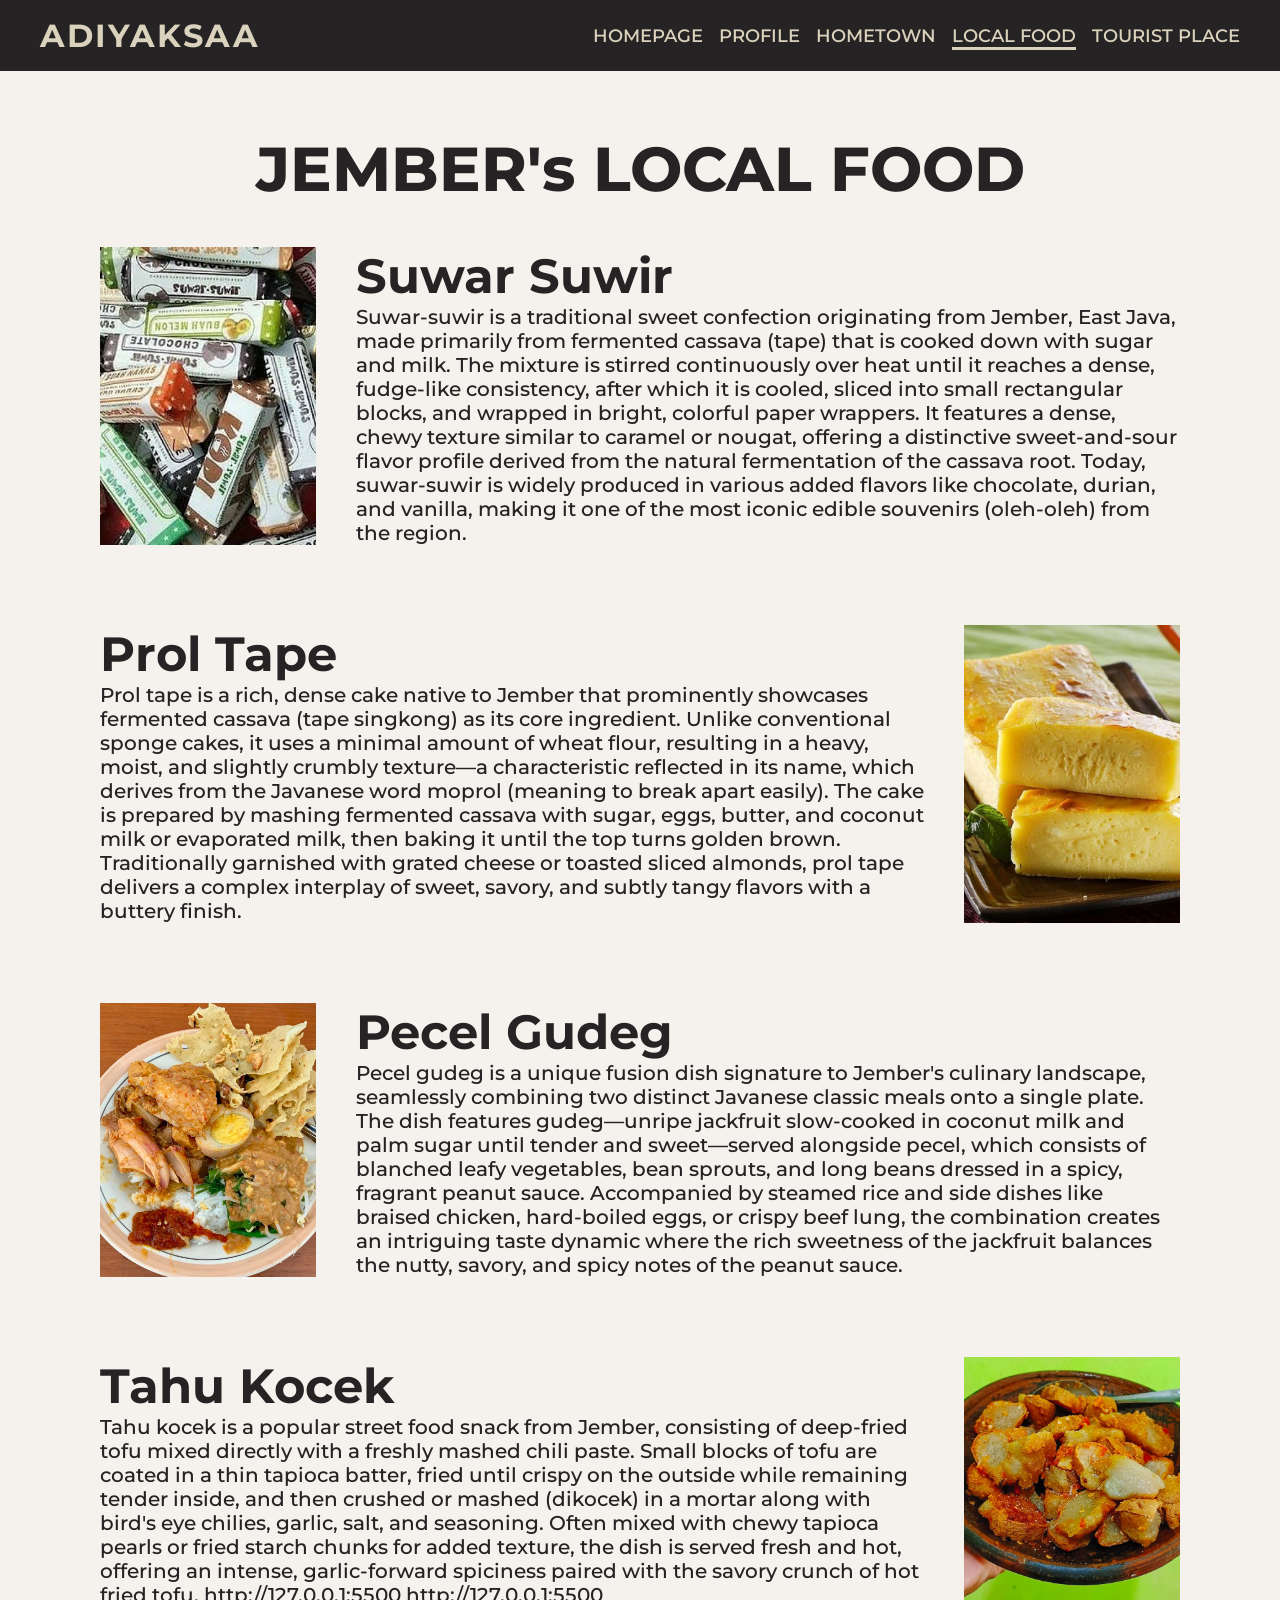
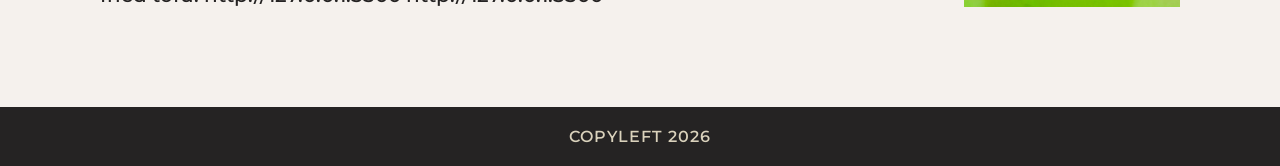
<file: food/index.html>
<!DOCTYPE html>
<html lang="en">
<head>
    <meta charset="UTF-8">
    <meta name="viewport" content="width=device-width, initial-scale=1.0">
    <link rel="stylesheet" href="/styles.css">
    <link rel="preconnect" href="https://fonts.googleapis.com">
    <link rel="preconnect" href="https://fonts.gstatic.com" crossorigin>
    <link href="https://fonts.googleapis.com/css2?family=Montserrat:ital,wght@0,100..900;1,100..900&display=swap" rel="stylesheet">
    <script src="/script.js" defer></script>
    <title>Homepage</title>
</head>
<body>
    <nav>
        <h1 class="nav-title">Adiyaksaa</h1>
        <ul class="nav-menu">
            <li><a href="/">Homepage</a></li>
            <li><a href="/profile">Profile</a></li>
            <li><a href="/hometown">Hometown</a></li>
            <li><a href="/food" class="active">Local Food</a></li>
            <li><a href="/tourist">Tourist Place</a></li>
        </ul>
    </nav>

    <section class="main-section cards">
        <h1>JEMBER's LOCAL FOOD</h1>
        <div class="card left">
            <img src="/assets/food_0.png">
            <div class="card-info">
                <h2>Suwar Suwir</h2>
                <p>Suwar-suwir is a traditional sweet confection originating from Jember, East Java, made primarily from fermented cassava (tape) that is cooked down with sugar and milk. The mixture is stirred continuously over heat until it reaches a dense, fudge-like consistency, after which it is cooled, sliced into small rectangular blocks, and wrapped in bright, colorful paper wrappers. It features a dense, chewy texture similar to caramel or nougat, offering a distinctive sweet-and-sour flavor profile derived from the natural fermentation of the cassava root. Today, suwar-suwir is widely produced in various added flavors like chocolate, durian, and vanilla, making it one of the most iconic edible souvenirs (oleh-oleh) from the region.</p>
            </div>
        </div>    
        <div class="card right">
            <img src="/assets/food_1.png">
            <div class="card-info">
                <h2>Prol Tape</h2>
                <p>Prol tape is a rich, dense cake native to Jember that prominently showcases fermented cassava (tape singkong) as its core ingredient. Unlike conventional sponge cakes, it uses a minimal amount of wheat flour, resulting in a heavy, moist, and slightly crumbly texture—a characteristic reflected in its name, which derives from the Javanese word moprol (meaning to break apart easily). The cake is prepared by mashing fermented cassava with sugar, eggs, butter, and coconut milk or evaporated milk, then baking it until the top turns golden brown. Traditionally garnished with grated cheese or toasted sliced almonds, prol tape delivers a complex interplay of sweet, savory, and subtly tangy flavors with a buttery finish.</p>
            </div>
        </div>    
        <div class="card left">
            <img src="/assets/food_2.png">
            <div class="card-info">
                <h2>Pecel Gudeg</h2>
                <p>Pecel gudeg is a unique fusion dish signature to Jember's culinary landscape, seamlessly combining two distinct Javanese classic meals onto a single plate. The dish features gudeg—unripe jackfruit slow-cooked in coconut milk and palm sugar until tender and sweet—served alongside pecel, which consists of blanched leafy vegetables, bean sprouts, and long beans dressed in a spicy, fragrant peanut sauce. Accompanied by steamed rice and side dishes like braised chicken, hard-boiled eggs, or crispy beef lung, the combination creates an intriguing taste dynamic where the rich sweetness of the jackfruit balances the nutty, savory, and spicy notes of the peanut sauce.</p>
            </div>
        </div>    
        <div class="card right">
            <img src="/assets/food_3.png">
            <div class="card-info">
                <h2>Tahu Kocek</h2>
                <p>Tahu kocek is a popular street food snack from Jember, consisting of deep-fried tofu mixed directly with a freshly mashed chili paste. Small blocks of tofu are coated in a thin tapioca batter, fried until crispy on the outside while remaining tender inside, and then crushed or mashed (dikocek) in a mortar along with bird's eye chilies, garlic, salt, and seasoning. Often mixed with chewy tapioca pearls or fried starch chunks for added texture, the dish is served fresh and hot, offering an intense, garlic-forward spiciness paired with the savory crunch of hot fried tofu.                http://127.0.0.1:5500                http://127.0.0.1:5500</p>
            </div>
        </div>    

    </section>

    <footer>
        <p>copyleft 2026</p>
    </footer>
</body>
</html>
</file>
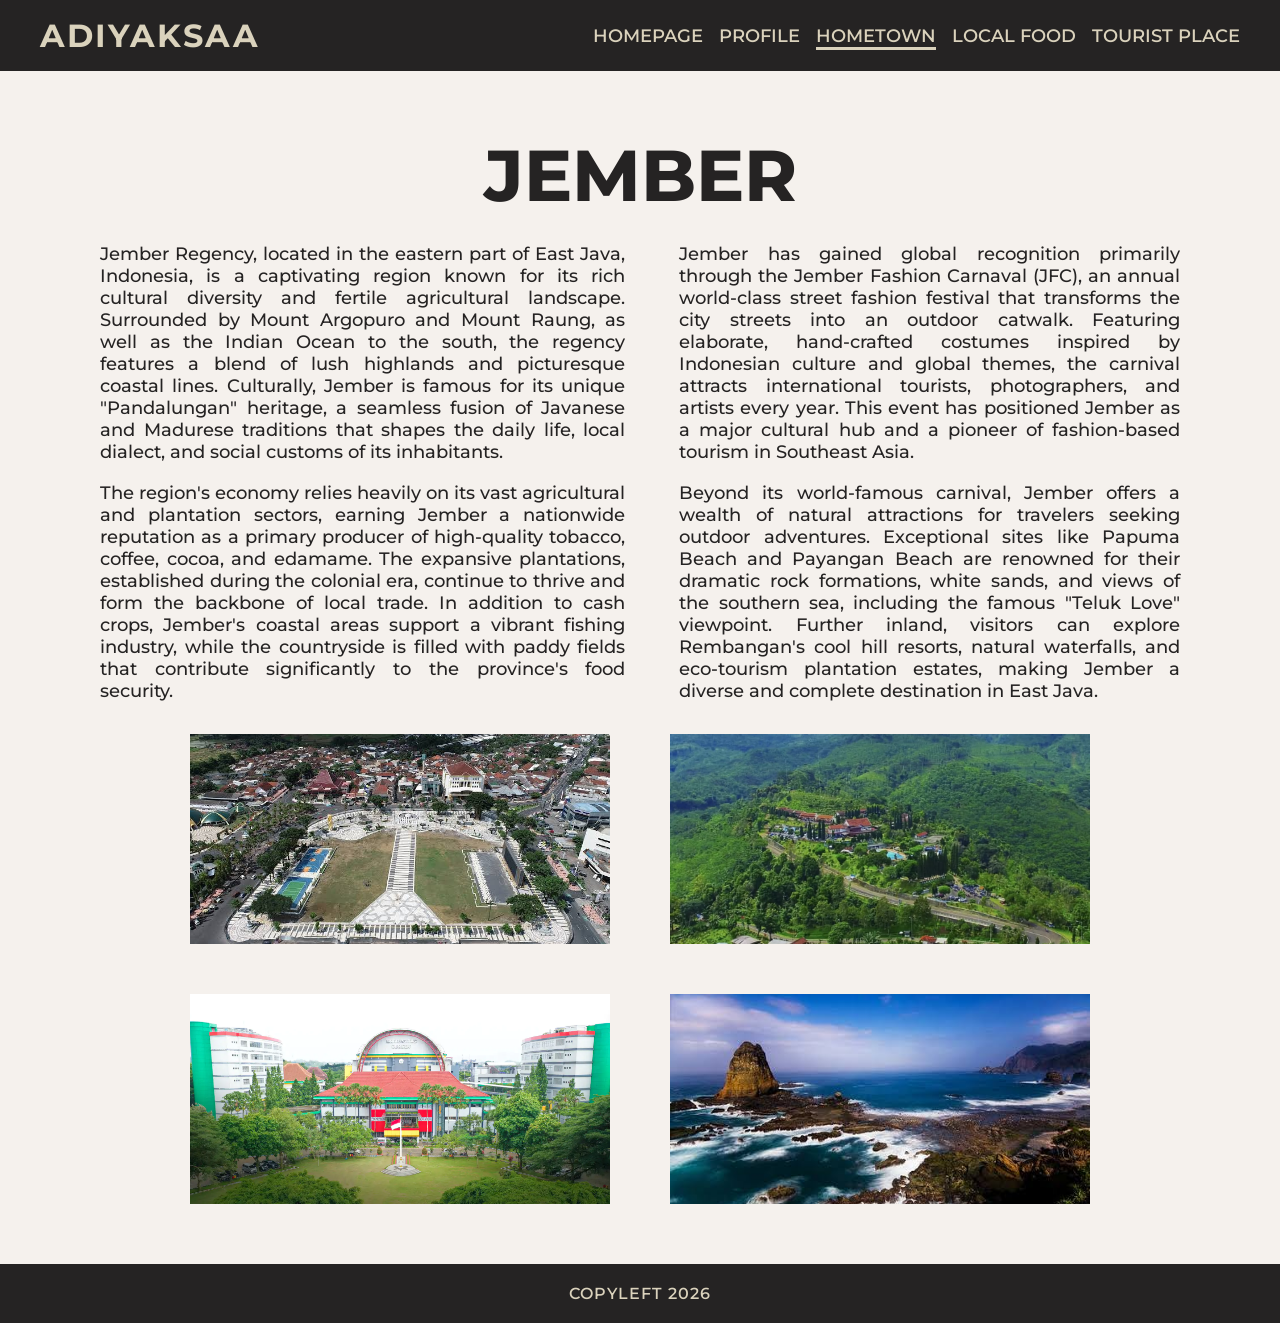
<file: hometown/index.html>
<!DOCTYPE html>
<html lang="en">
<head>
    <meta charset="UTF-8">
    <meta name="viewport" content="width=device-width, initial-scale=1.0">
    <link rel="stylesheet" href="/styles.css">
    <link rel="preconnect" href="https://fonts.googleapis.com">
    <link rel="preconnect" href="https://fonts.gstatic.com" crossorigin>
    <link href="https://fonts.googleapis.com/css2?family=Montserrat:ital,wght@0,100..900;1,100..900&display=swap" rel="stylesheet">
    <script src="/script.js" defer></script>
    <title>Homepage</title>
</head>
<body>
    <nav>
        <h1 class="nav-title">Adiyaksaa</h1>
        <ul class="nav-menu">
            <li><a href="/">Homepage</a></li>
            <li><a href="/profile">Profile</a></li>
            <li><a href="/hometown" class="active">Hometown</a></li>
            <li><a href="/food">Local Food</a></li>
            <li><a href="/tourist">Tourist Place</a></li>
        </ul>
    </nav>

    <section class="main-section hometown">
        <h1>JEMBER</h1>
        <div class="hometown-paragraph">
            <div class="column">
                <p>
                    Jember Regency, located in the eastern part of East Java, Indonesia, is a captivating region known for its rich cultural diversity and fertile agricultural landscape. Surrounded by Mount Argopuro and Mount Raung, as well as the Indian Ocean to the south, the regency features a blend of lush highlands and picturesque coastal lines. Culturally, Jember is famous for its unique "Pandalungan" heritage, a seamless fusion of Javanese and Madurese traditions that shapes the daily life, local dialect, and social customs of its inhabitants.                </p>
                <br>
                <p>
                    The region's economy relies heavily on its vast agricultural and plantation sectors, earning Jember a nationwide reputation as a primary producer of high-quality tobacco, coffee, cocoa, and edamame. The expansive plantations, established during the colonial era, continue to thrive and form the backbone of local trade. In addition to cash crops, Jember's coastal areas support a vibrant fishing industry, while the countryside is filled with paddy fields that contribute significantly to the province's food security.                </p>
            </div>

            <div class="column">
                <p>
                    Jember has gained global recognition primarily through the Jember Fashion Carnaval (JFC), an annual world-class street fashion festival that transforms the city streets into an outdoor catwalk. Featuring elaborate, hand-crafted costumes inspired by Indonesian culture and global themes, the carnival attracts international tourists, photographers, and artists every year. This event has positioned Jember as a major cultural hub and a pioneer of fashion-based tourism in Southeast Asia.                </p>
                <br>
                <p>
                    Beyond its world-famous carnival, Jember offers a wealth of natural attractions for travelers seeking outdoor adventures. Exceptional sites like Papuma Beach and Payangan Beach are renowned for their dramatic rock formations, white sands, and views of the southern sea, including the famous "Teluk Love" viewpoint. Further inland, visitors can explore Rembangan's cool hill resorts, natural waterfalls, and eco-tourism plantation estates, making Jember a diverse and complete destination in East Java.                </p>
            </div>
        </div>

        <div class="hometown-img">
            <div class="img-column">
                <img src="/assets/jember_0.png">
                <img src="/assets/jember_1.png">
            </div>
            <div class="img-column">
                <img src="/assets/jember_2.png">
                <img src="/assets/jember_3.png">    
            </div>
        </div>
    </section>
    
    <footer>
        <p>copyleft 2026</p>
    </footer>
</body>
</html>
</file>
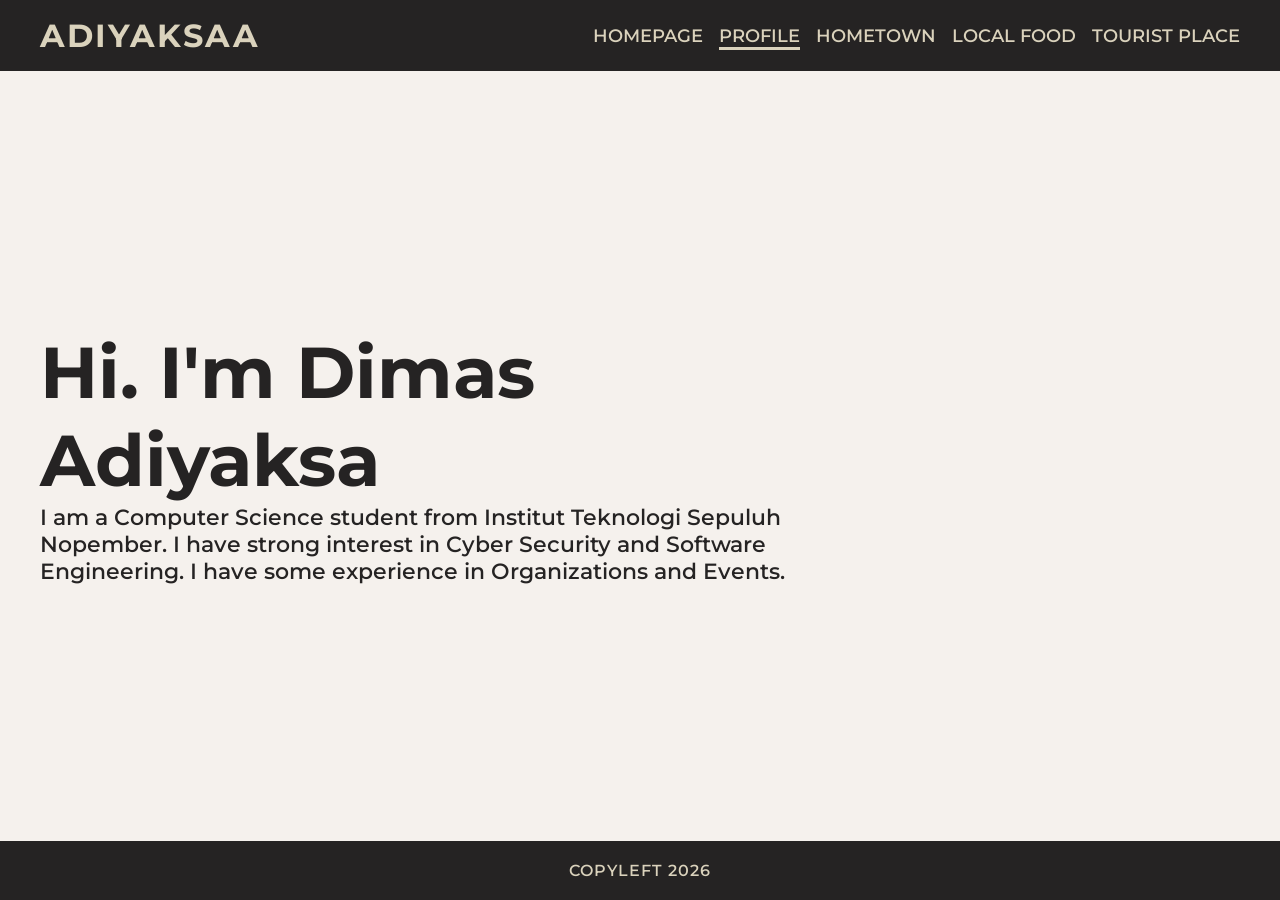
<file: profile/index.html>
<!DOCTYPE html>
<html lang="en">
<head>
    <meta charset="UTF-8">
    <meta name="viewport" content="width=device-width, initial-scale=1.0">
    <link rel="stylesheet" href="/styles.css">
    <link rel="preconnect" href="https://fonts.googleapis.com">
    <link rel="preconnect" href="https://fonts.gstatic.com" crossorigin>
    <link href="https://fonts.googleapis.com/css2?family=Montserrat:ital,wght@0,100..900;1,100..900&display=swap" rel="stylesheet">
    <script src="/script.js" defer></script>
    <title>Homepage</title>
</head>
<body>
    <nav>
        <h1 class="nav-title">Adiyaksaa</h1>
        <ul class="nav-menu">
            <li><a href="/">Homepage</a></li>
            <li><a href="/profile" class="active">Profile</a></li>
            <li><a href="/hometown">Hometown</a></li>
            <li><a href="/food">Local Food</a></li>
            <li><a href="/tourist">Tourist Place</a></li>
        </ul>
    </nav>

    <section class="main-section profile">
        <h1><span class="hi">Hi</span>. I'm Dimas Adiyaksa</h1>
        <p>
            I am a Computer Science student from Institut Teknologi Sepuluh Nopember.
            I have strong interest in Cyber Security and Software Engineering.
            I have some experience in Organizations and Events.
        </p>
        
    </section>
    
    <footer>
        <p>copyleft 2026</p>
    </footer>
</body>
</html>
</file>
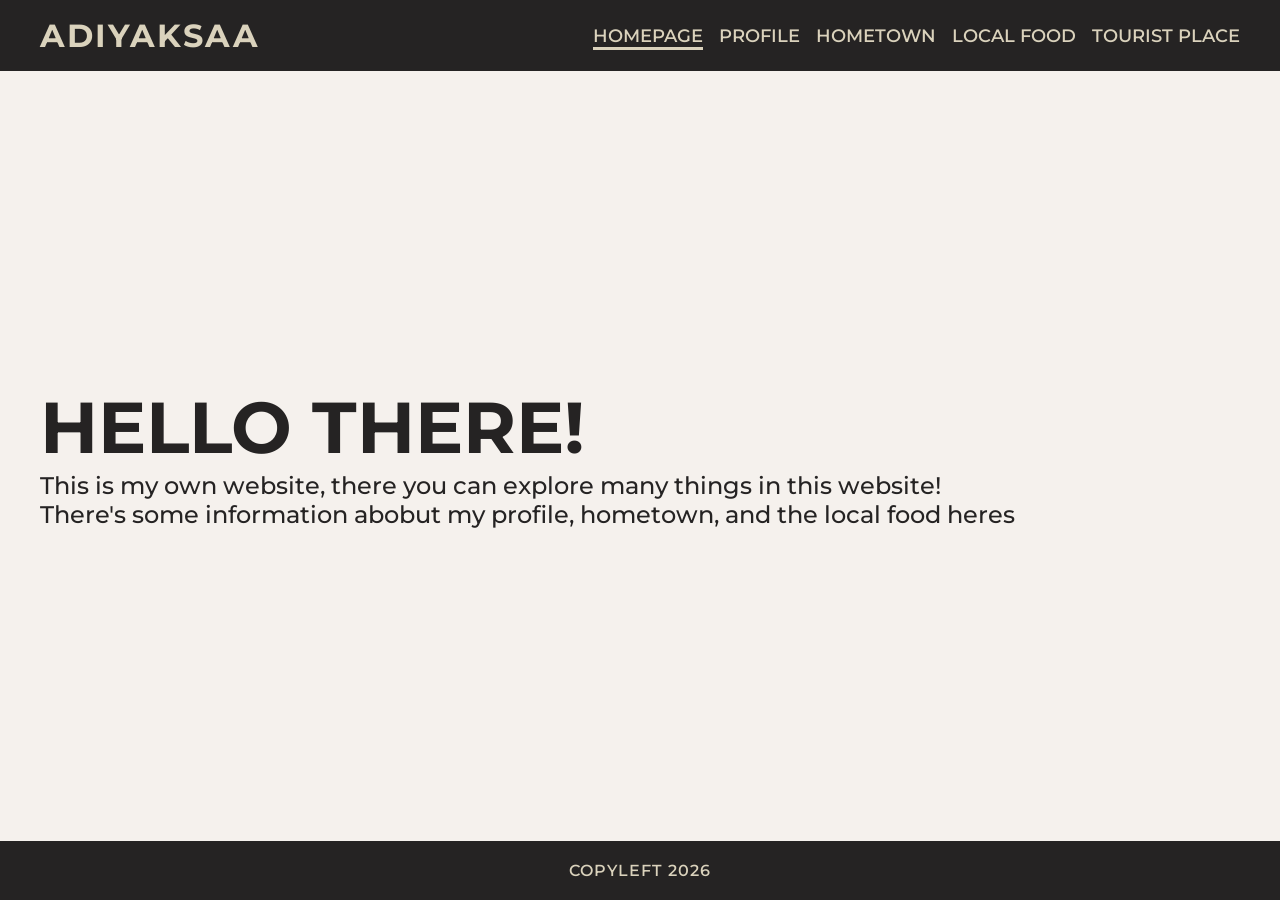
<file: quiz1/index.html>
<!DOCTYPE html>
<html lang="en">
<head>
    <meta charset="UTF-8">
    <meta name="viewport" content="width=device-width, initial-scale=1.0">
    <link rel="stylesheet" href="/quiz1/styles.css">
    <link rel="preconnect" href="https://fonts.googleapis.com">
    <link rel="preconnect" href="https://fonts.gstatic.com" crossorigin>
    <link href="https://fonts.googleapis.com/css2?family=Montserrat:ital,wght@0,100..900;1,100..900&display=swap" rel="stylesheet">
    <script src="/quiz1/script.js" defer></script>
    <title>Homepage</title>
</head>
<body>
    <nav>
        <h1 class="nav-title">Adiyaksaa</h1>
        <ul class="nav-menu">
            <li><a href="/quiz1" class="active">Homepage</a></li>
            <li><a href="/quiz1/profile">Profile</a></li>
            <li><a href="/quiz1/hometown">Hometown</a></li>
            <li><a href="/quiz1/food">Local Food</a></li>
            <li><a href="/quiz1/tourist">Tourist Place</a></li>
        </ul>
    </nav>

    <section class="main-section homepage">
        <h1>HELLO THERE!</h1>
        <p>This is my own website, there you can explore many things in this website!</p>
        <p>There's some information abobut my profile, hometown, and the local food heres</p>
    </section>
    
    <footer>
        <p>copyleft 2026</p>
    </footer>
</body>
</html>
</file>
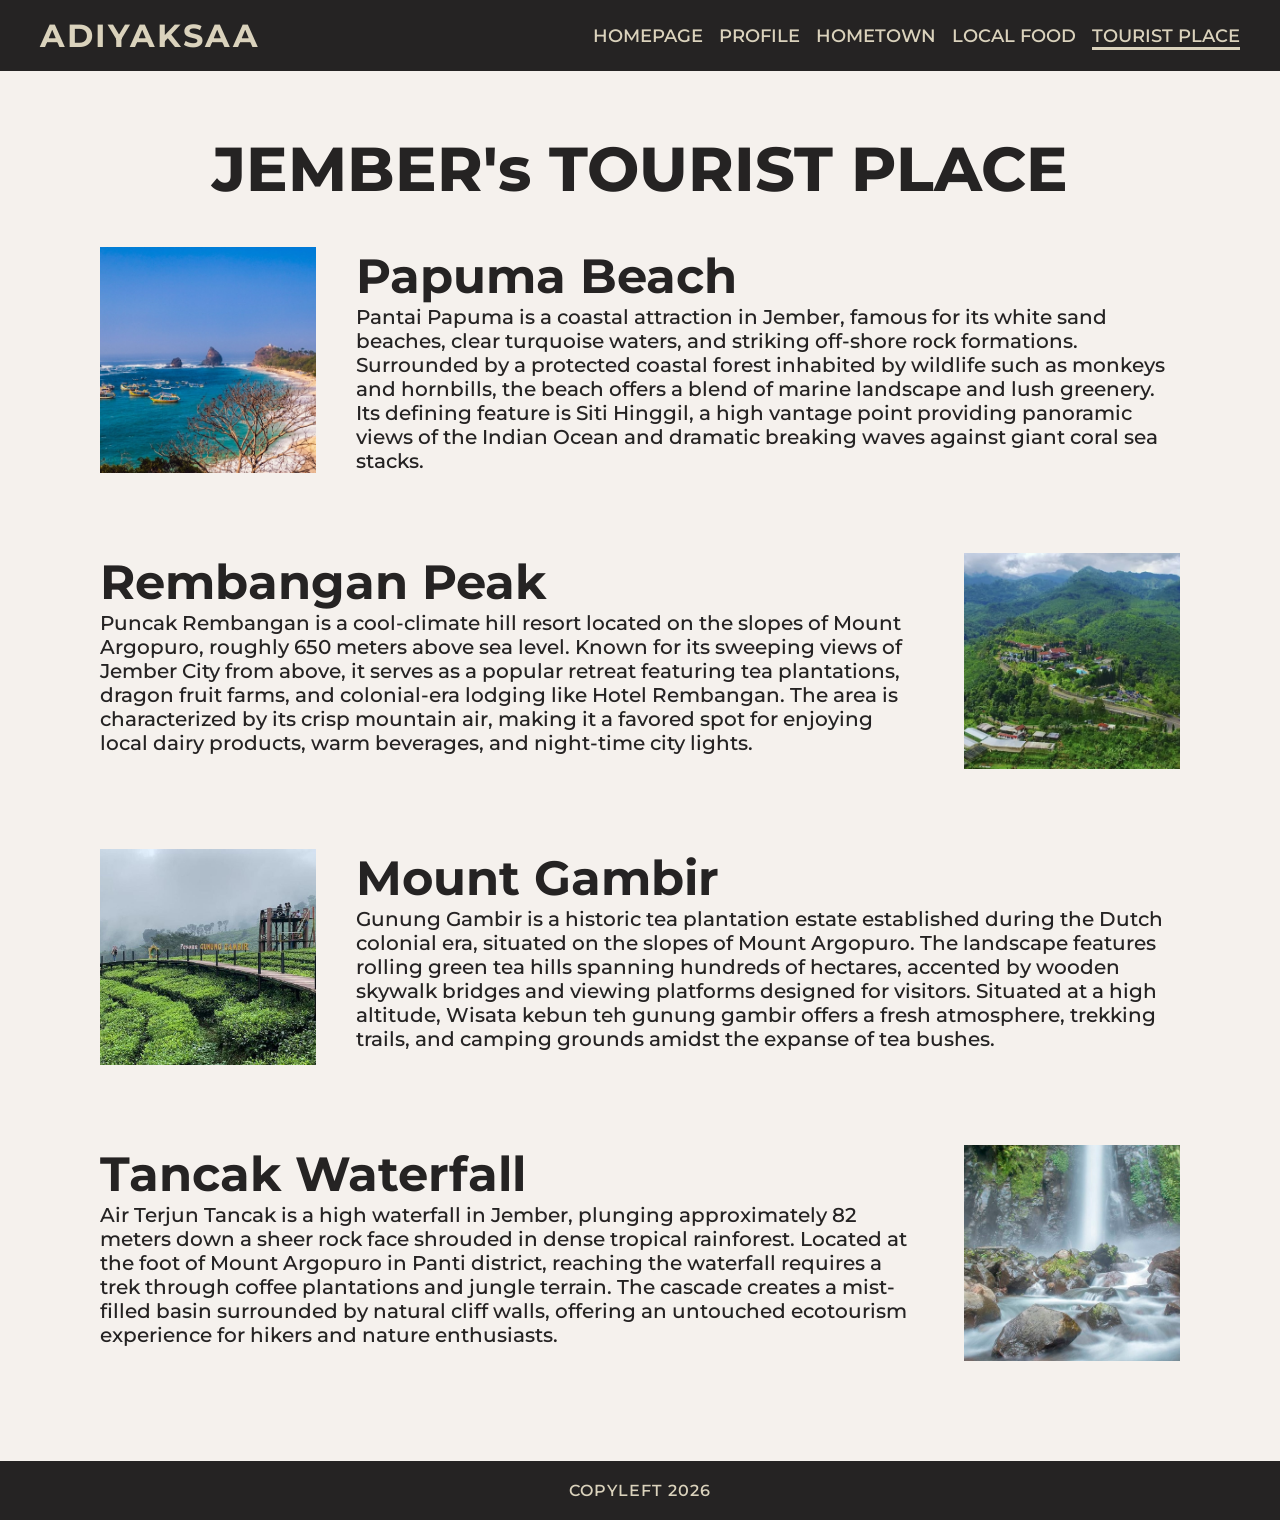
<file: tourist/index.html>
<!DOCTYPE html>
<html lang="en">
<head>
    <meta charset="UTF-8">
    <meta name="viewport" content="width=device-width, initial-scale=1.0">
    <link rel="stylesheet" href="/styles.css">
    <link rel="preconnect" href="https://fonts.googleapis.com">
    <link rel="preconnect" href="https://fonts.gstatic.com" crossorigin>
    <link href="https://fonts.googleapis.com/css2?family=Montserrat:ital,wght@0,100..900;1,100..900&display=swap" rel="stylesheet">
    <script src="/script.js" defer></script>
    <title>Homepage</title>
</head>
<body>
    <nav>
        <h1 class="nav-title">Adiyaksaa</h1>
        <ul class="nav-menu">
            <li><a href="/">Homepage</a></li>
            <li><a href="/profile">Profile</a></li>
            <li><a href="/hometown">Hometown</a></li>
            <li><a href="/food">Local Food</a></li>
            <li><a href="/tourist" class="active">Tourist Place</a></li>
        </ul>
    </nav>

    <section class="main-section cards">
        <h1>JEMBER's TOURIST PLACE</h1>
        <div class="card left">
            <img src="/assets/place_0.png">
            <div class="card-info">
                <h2>Papuma Beach</h2>
                <p>Pantai Papuma is a coastal attraction in Jember, famous for its white sand beaches, clear turquoise waters, and striking off-shore rock formations. Surrounded by a protected coastal forest inhabited by wildlife such as monkeys and hornbills, the beach offers a blend of marine landscape and lush greenery. Its defining feature is Siti Hinggil, a high vantage point providing panoramic views of the Indian Ocean and dramatic breaking waves against giant coral sea stacks.</p>
            </div>
        </div>    
        <div class="card right">
            <img src="/assets/place_1.png">
            <div class="card-info">
                <h2>Rembangan Peak</h2>
                <p>Puncak Rembangan is a cool-climate hill resort located on the slopes of Mount Argopuro, roughly 650 meters above sea level. Known for its sweeping views of Jember City from above, it serves as a popular retreat featuring tea plantations, dragon fruit farms, and colonial-era lodging like Hotel Rembangan. The area is characterized by its crisp mountain air, making it a favored spot for enjoying local dairy products, warm beverages, and night-time city lights.</p>
            </div>
        </div>    
        <div class="card left">
            <img src="/assets/place_2.png">
            <div class="card-info">
                <h2>Mount Gambir</h2>
                <p>Gunung Gambir is a historic tea plantation estate established during the Dutch colonial era, situated on the slopes of Mount Argopuro. The landscape features rolling green tea hills spanning hundreds of hectares, accented by wooden skywalk bridges and viewing platforms designed for visitors. Situated at a high altitude, Wisata kebun teh gunung gambir offers a fresh atmosphere, trekking trails, and camping grounds amidst the expanse of tea bushes.</p>
            </div>
        </div>    
        <div class="card right">
            <img src="/assets/place_3.png">
            <div class="card-info">
                <h2>Tancak Waterfall</h2>
                <p>Air Terjun Tancak is a high waterfall in Jember, plunging approximately 82 meters down a sheer rock face shrouded in dense tropical rainforest. Located at the foot of Mount Argopuro in Panti district, reaching the waterfall requires a trek through coffee plantations and jungle terrain. The cascade creates a mist-filled basin surrounded by natural cliff walls, offering an untouched ecotourism experience for hikers and nature enthusiasts.</p>
            </div>
        </div>    

    </section>

    <footer>
        <p>copyleft 2026</p>
    </footer>
</body>
</html>
</file>
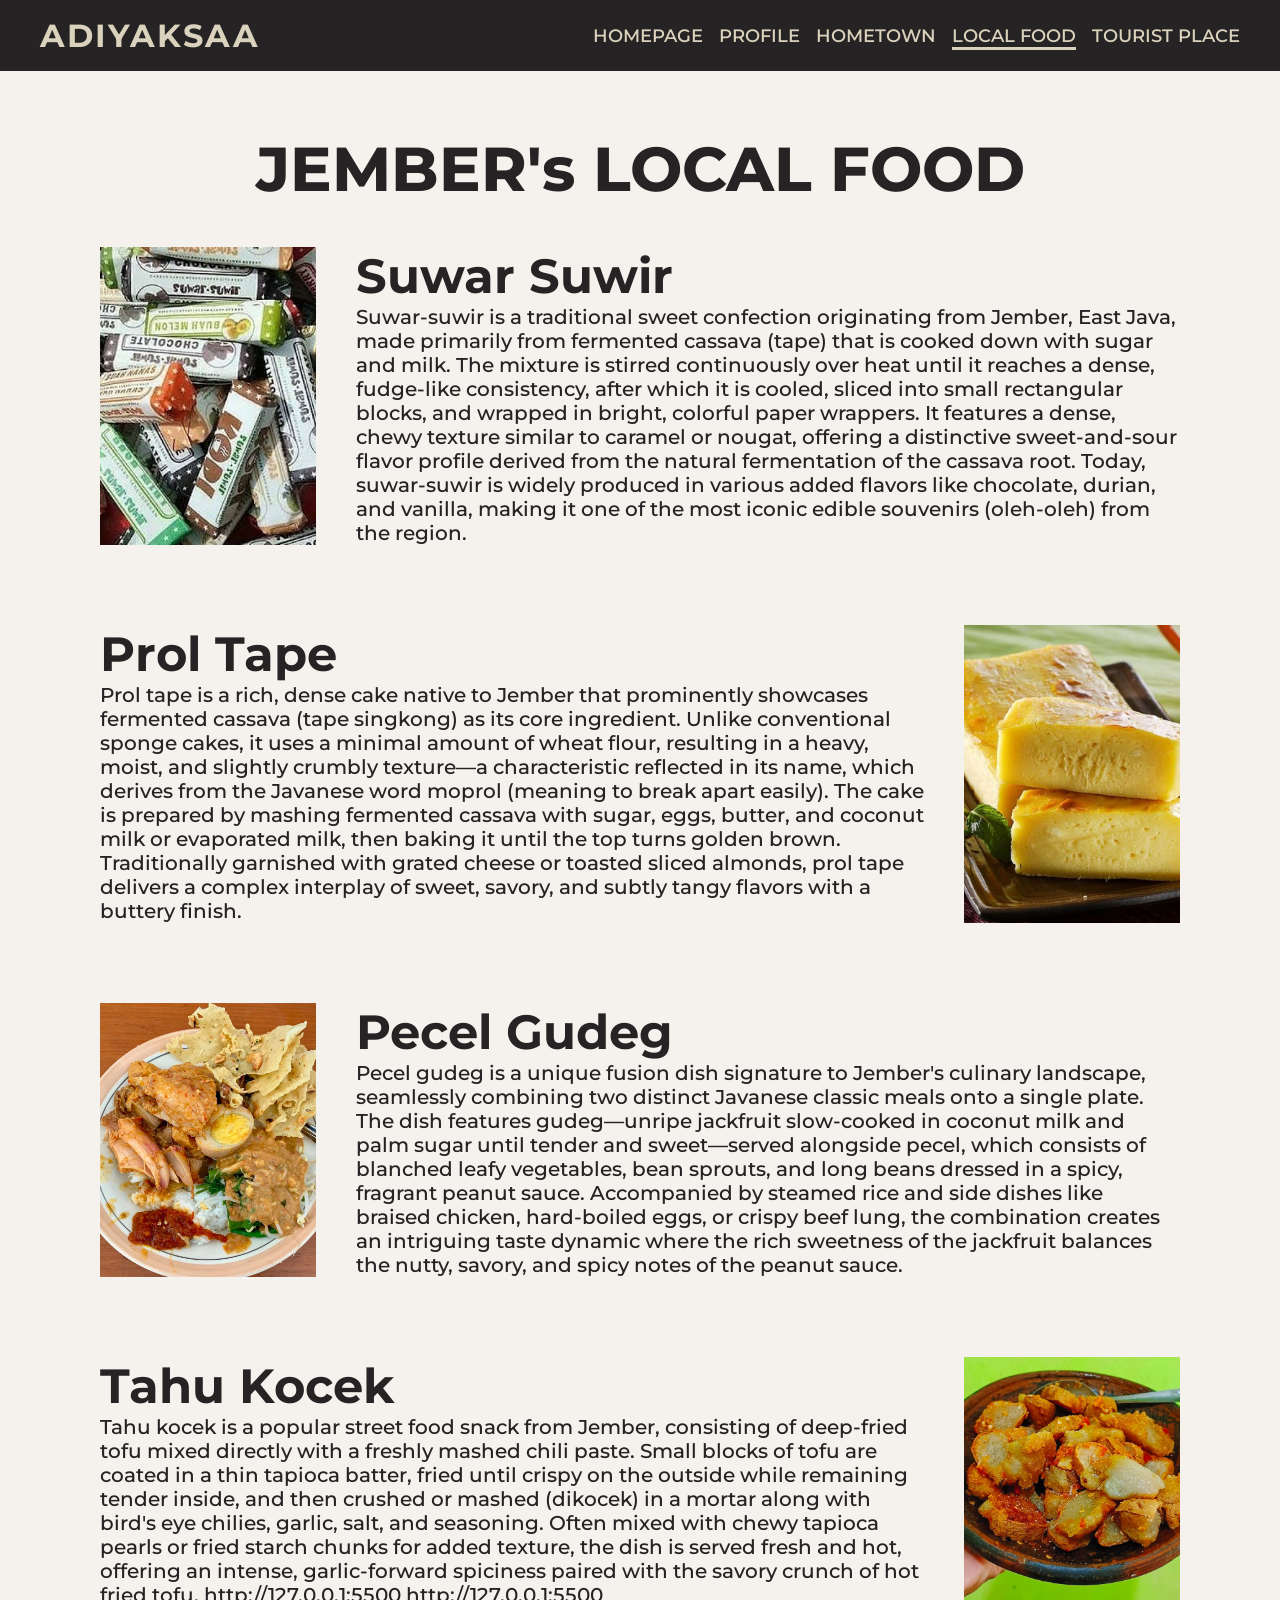
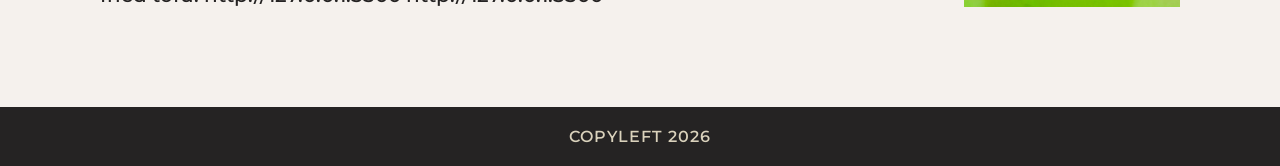
<file: quiz1/food/index.html>
<!DOCTYPE html>
<html lang="en">
<head>
    <meta charset="UTF-8">
    <meta name="viewport" content="width=device-width, initial-scale=1.0">
    <link rel="stylesheet" href="/quiz1/styles.css">
    <link rel="preconnect" href="https://fonts.googleapis.com">
    <link rel="preconnect" href="https://fonts.gstatic.com" crossorigin>
    <link href="https://fonts.googleapis.com/css2?family=Montserrat:ital,wght@0,100..900;1,100..900&display=swap" rel="stylesheet">
    <script src="/quiz1/script.js" defer></script>
    <title>Homepage</title>
</head>
<body>
    <nav>
        <h1 class="nav-title">Adiyaksaa</h1>
        <ul class="nav-menu">
            <li><a href="/quiz1/">Homepage</a></li>
            <li><a href="/quiz1/profile">Profile</a></li>
            <li><a href="/quiz1/hometown">Hometown</a></li>
            <li><a href="/quiz1/food" class="active">Local Food</a></li>
            <li><a href="/quiz1/tourist">Tourist Place</a></li>
        </ul>
    </nav>

    <section class="main-section cards">
        <h1>JEMBER's LOCAL FOOD</h1>
        <div class="card left">
            <img src="/assets/food_0.png">
            <div class="card-info">
                <h2>Suwar Suwir</h2>
                <p>Suwar-suwir is a traditional sweet confection originating from Jember, East Java, made primarily from fermented cassava (tape) that is cooked down with sugar and milk. The mixture is stirred continuously over heat until it reaches a dense, fudge-like consistency, after which it is cooled, sliced into small rectangular blocks, and wrapped in bright, colorful paper wrappers. It features a dense, chewy texture similar to caramel or nougat, offering a distinctive sweet-and-sour flavor profile derived from the natural fermentation of the cassava root. Today, suwar-suwir is widely produced in various added flavors like chocolate, durian, and vanilla, making it one of the most iconic edible souvenirs (oleh-oleh) from the region.</p>
            </div>
        </div>    
        <div class="card right">
            <img src="/assets/food_1.png">
            <div class="card-info">
                <h2>Prol Tape</h2>
                <p>Prol tape is a rich, dense cake native to Jember that prominently showcases fermented cassava (tape singkong) as its core ingredient. Unlike conventional sponge cakes, it uses a minimal amount of wheat flour, resulting in a heavy, moist, and slightly crumbly texture—a characteristic reflected in its name, which derives from the Javanese word moprol (meaning to break apart easily). The cake is prepared by mashing fermented cassava with sugar, eggs, butter, and coconut milk or evaporated milk, then baking it until the top turns golden brown. Traditionally garnished with grated cheese or toasted sliced almonds, prol tape delivers a complex interplay of sweet, savory, and subtly tangy flavors with a buttery finish.</p>
            </div>
        </div>    
        <div class="card left">
            <img src="/assets/food_2.png">
            <div class="card-info">
                <h2>Pecel Gudeg</h2>
                <p>Pecel gudeg is a unique fusion dish signature to Jember's culinary landscape, seamlessly combining two distinct Javanese classic meals onto a single plate. The dish features gudeg—unripe jackfruit slow-cooked in coconut milk and palm sugar until tender and sweet—served alongside pecel, which consists of blanched leafy vegetables, bean sprouts, and long beans dressed in a spicy, fragrant peanut sauce. Accompanied by steamed rice and side dishes like braised chicken, hard-boiled eggs, or crispy beef lung, the combination creates an intriguing taste dynamic where the rich sweetness of the jackfruit balances the nutty, savory, and spicy notes of the peanut sauce.</p>
            </div>
        </div>    
        <div class="card right">
            <img src="/assets/food_3.png">
            <div class="card-info">
                <h2>Tahu Kocek</h2>
                <p>Tahu kocek is a popular street food snack from Jember, consisting of deep-fried tofu mixed directly with a freshly mashed chili paste. Small blocks of tofu are coated in a thin tapioca batter, fried until crispy on the outside while remaining tender inside, and then crushed or mashed (dikocek) in a mortar along with bird's eye chilies, garlic, salt, and seasoning. Often mixed with chewy tapioca pearls or fried starch chunks for added texture, the dish is served fresh and hot, offering an intense, garlic-forward spiciness paired with the savory crunch of hot fried tofu.                http://127.0.0.1:5500                http://127.0.0.1:5500</p>
            </div>
        </div>    

    </section>

    <footer>
        <p>copyleft 2026</p>
    </footer>
</body>
</html>
</file>
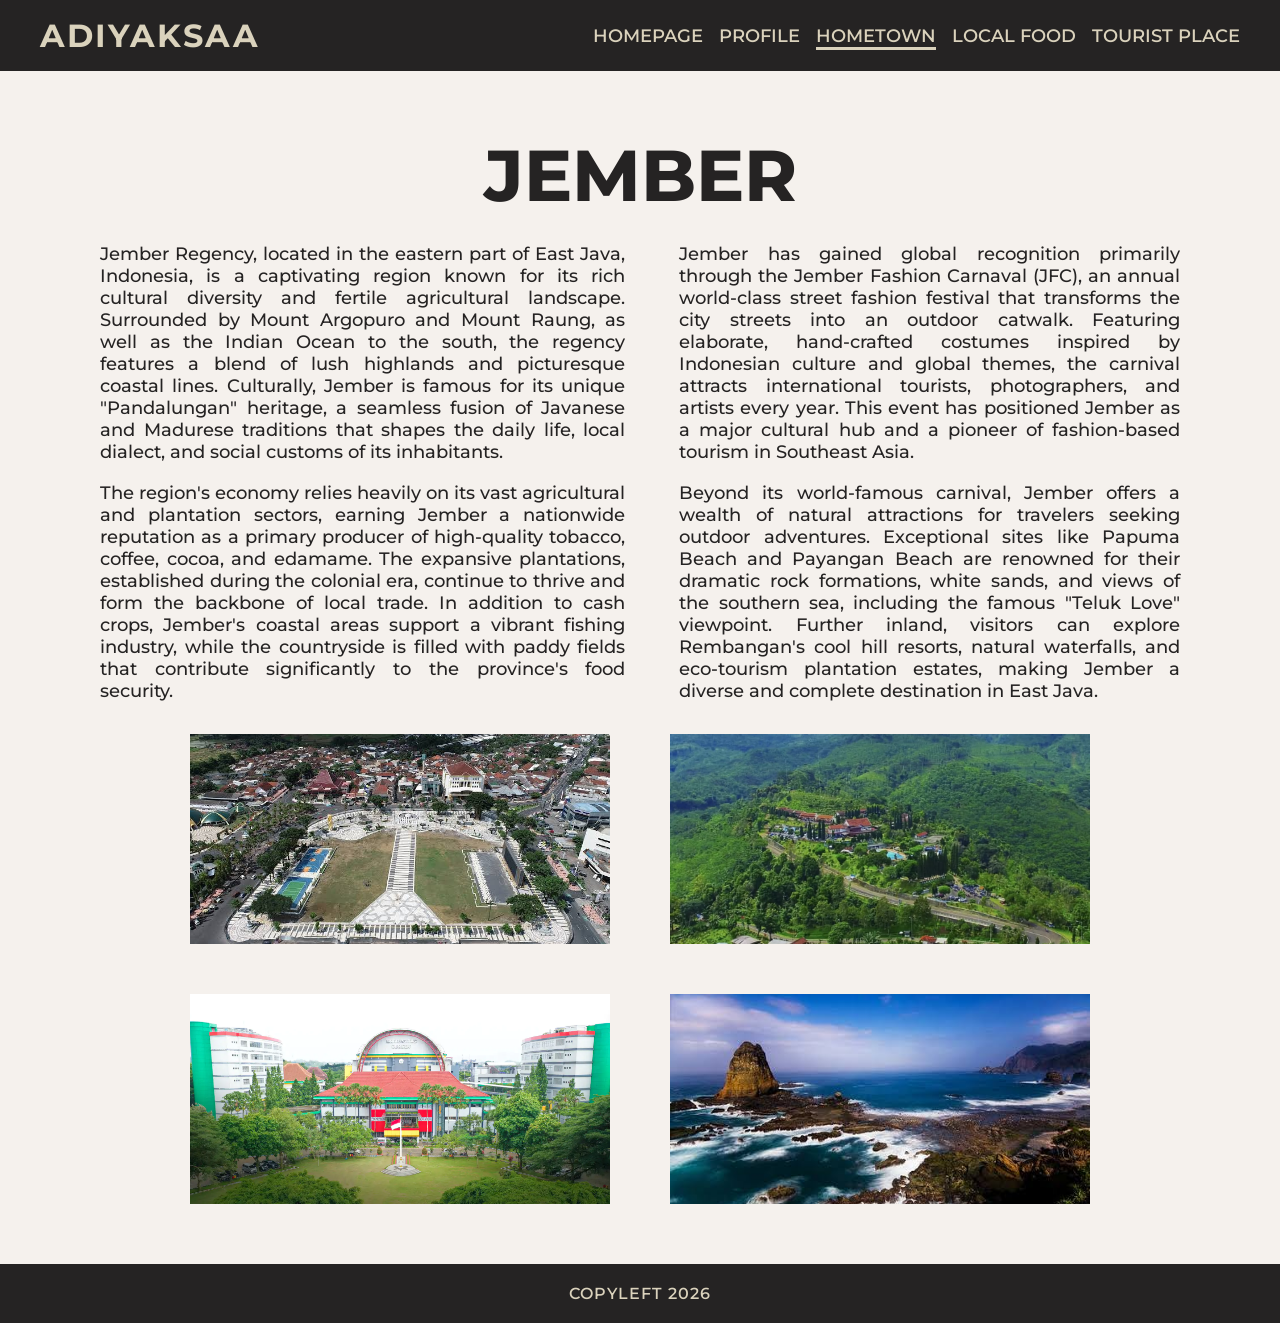
<file: quiz1/hometown/index.html>
<!DOCTYPE html>
<html lang="en">
<head>
    <meta charset="UTF-8">
    <meta name="viewport" content="width=device-width, initial-scale=1.0">
    <link rel="stylesheet" href="/quiz1/styles.css">
    <link rel="preconnect" href="https://fonts.googleapis.com">
    <link rel="preconnect" href="https://fonts.gstatic.com" crossorigin>
    <link href="https://fonts.googleapis.com/css2?family=Montserrat:ital,wght@0,100..900;1,100..900&display=swap" rel="stylesheet">
    <script src="/quiz1/script.js" defer></script>
    <title>Homepage</title>
</head>
<body>
    <nav>
        <h1 class="nav-title">Adiyaksaa</h1>
        <ul class="nav-menu">
            <li><a href="/quiz1">Homepage</a></li>
            <li><a href="/quiz1/profile">Profile</a></li>
            <li><a href="/quiz1/hometown" class="active">Hometown</a></li>
            <li><a href="/quiz1/food">Local Food</a></li>
            <li><a href="/quiz1/tourist">Tourist Place</a></li>
        </ul>
    </nav>

    <section class="main-section hometown">
        <h1>JEMBER</h1>
        <div class="hometown-paragraph">
            <div class="column">
                <p>
                    Jember Regency, located in the eastern part of East Java, Indonesia, is a captivating region known for its rich cultural diversity and fertile agricultural landscape. Surrounded by Mount Argopuro and Mount Raung, as well as the Indian Ocean to the south, the regency features a blend of lush highlands and picturesque coastal lines. Culturally, Jember is famous for its unique "Pandalungan" heritage, a seamless fusion of Javanese and Madurese traditions that shapes the daily life, local dialect, and social customs of its inhabitants.                </p>
                <br>
                <p>
                    The region's economy relies heavily on its vast agricultural and plantation sectors, earning Jember a nationwide reputation as a primary producer of high-quality tobacco, coffee, cocoa, and edamame. The expansive plantations, established during the colonial era, continue to thrive and form the backbone of local trade. In addition to cash crops, Jember's coastal areas support a vibrant fishing industry, while the countryside is filled with paddy fields that contribute significantly to the province's food security.                </p>
            </div>

            <div class="column">
                <p>
                    Jember has gained global recognition primarily through the Jember Fashion Carnaval (JFC), an annual world-class street fashion festival that transforms the city streets into an outdoor catwalk. Featuring elaborate, hand-crafted costumes inspired by Indonesian culture and global themes, the carnival attracts international tourists, photographers, and artists every year. This event has positioned Jember as a major cultural hub and a pioneer of fashion-based tourism in Southeast Asia.                </p>
                <br>
                <p>
                    Beyond its world-famous carnival, Jember offers a wealth of natural attractions for travelers seeking outdoor adventures. Exceptional sites like Papuma Beach and Payangan Beach are renowned for their dramatic rock formations, white sands, and views of the southern sea, including the famous "Teluk Love" viewpoint. Further inland, visitors can explore Rembangan's cool hill resorts, natural waterfalls, and eco-tourism plantation estates, making Jember a diverse and complete destination in East Java.                </p>
            </div>
        </div>

        <div class="hometown-img">
            <div class="img-column">
                <img src="/assets/jember_0.png">
                <img src="/assets/jember_1.png">
            </div>
            <div class="img-column">
                <img src="/assets/jember_2.png">
                <img src="/assets/jember_3.png">    
            </div>
        </div>
    </section>
    
    <footer>
        <p>copyleft 2026</p>
    </footer>
</body>
</html>
</file>
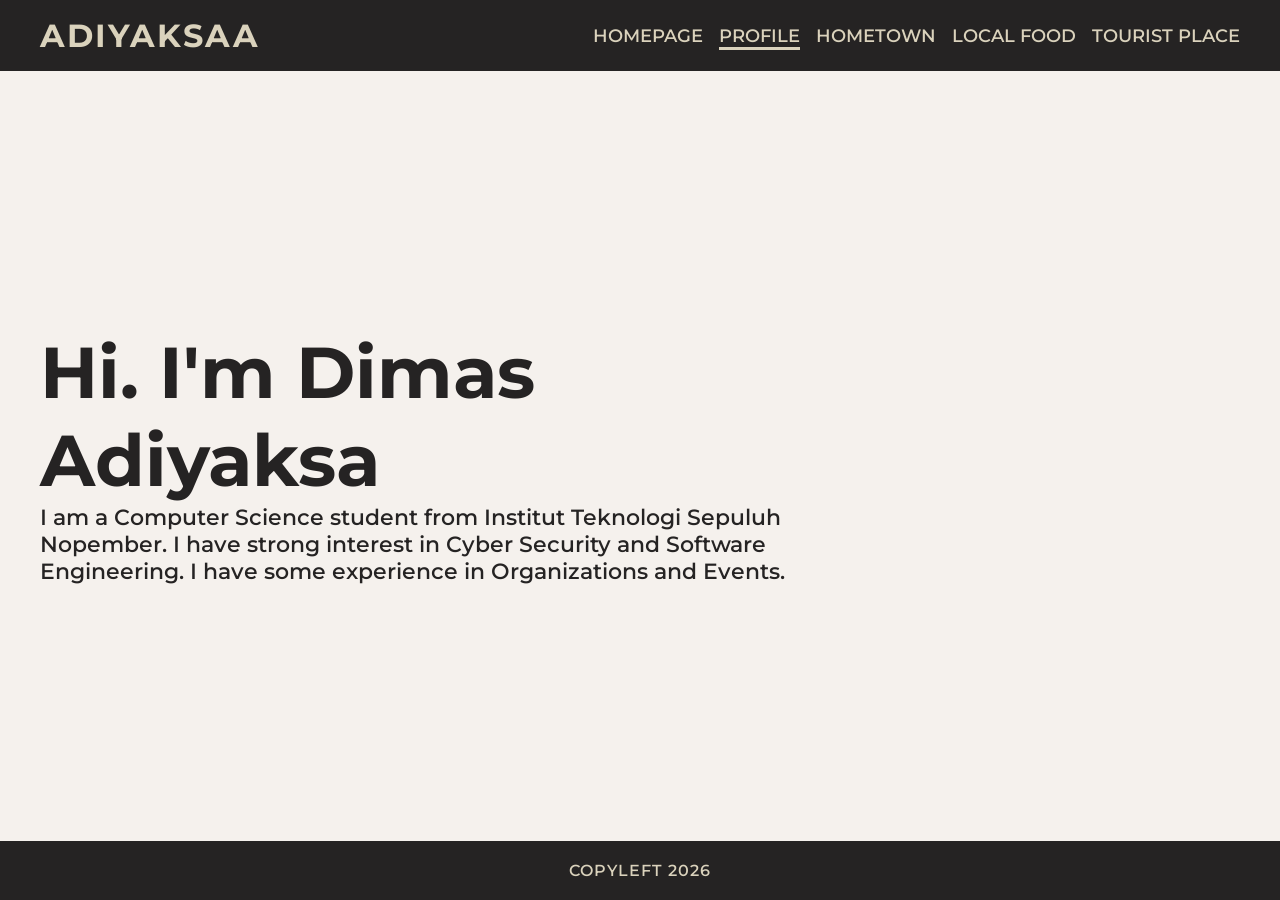
<file: quiz1/profile/index.html>
<!DOCTYPE html>
<html lang="en">
<head>
    <meta charset="UTF-8">
    <meta name="viewport" content="width=device-width, initial-scale=1.0">
    <link rel="stylesheet" href="/quiz1/styles.css">
    <link rel="preconnect" href="https://fonts.googleapis.com">
    <link rel="preconnect" href="https://fonts.gstatic.com" crossorigin>
    <link href="https://fonts.googleapis.com/css2?family=Montserrat:ital,wght@0,100..900;1,100..900&display=swap" rel="stylesheet">
    <script src="/quiz1/script.js" defer></script>
    <title>Homepage</title>
</head>
<body>
    <nav>
        <h1 class="nav-title">Adiyaksaa</h1>
        <ul class="nav-menu">
            <li><a href="/quiz1/">Homepage</a></li>
            <li><a href="/quiz1/profile" class="active">Profile</a></li>
            <li><a href="/quiz1/hometown">Hometown</a></li>
            <li><a href="/quiz1/food">Local Food</a></li>
            <li><a href="/quiz1/tourist">Tourist Place</a></li>
        </ul>
    </nav>

    <section class="main-section profile">
        <h1><span class="hi">Hi</span>. I'm Dimas Adiyaksa</h1>
        <p>
            I am a Computer Science student from Institut Teknologi Sepuluh Nopember.
            I have strong interest in Cyber Security and Software Engineering.
            I have some experience in Organizations and Events.
        </p>
        
    </section>
    
    <footer>
        <p>copyleft 2026</p>
    </footer>
</body>
</html>
</file>
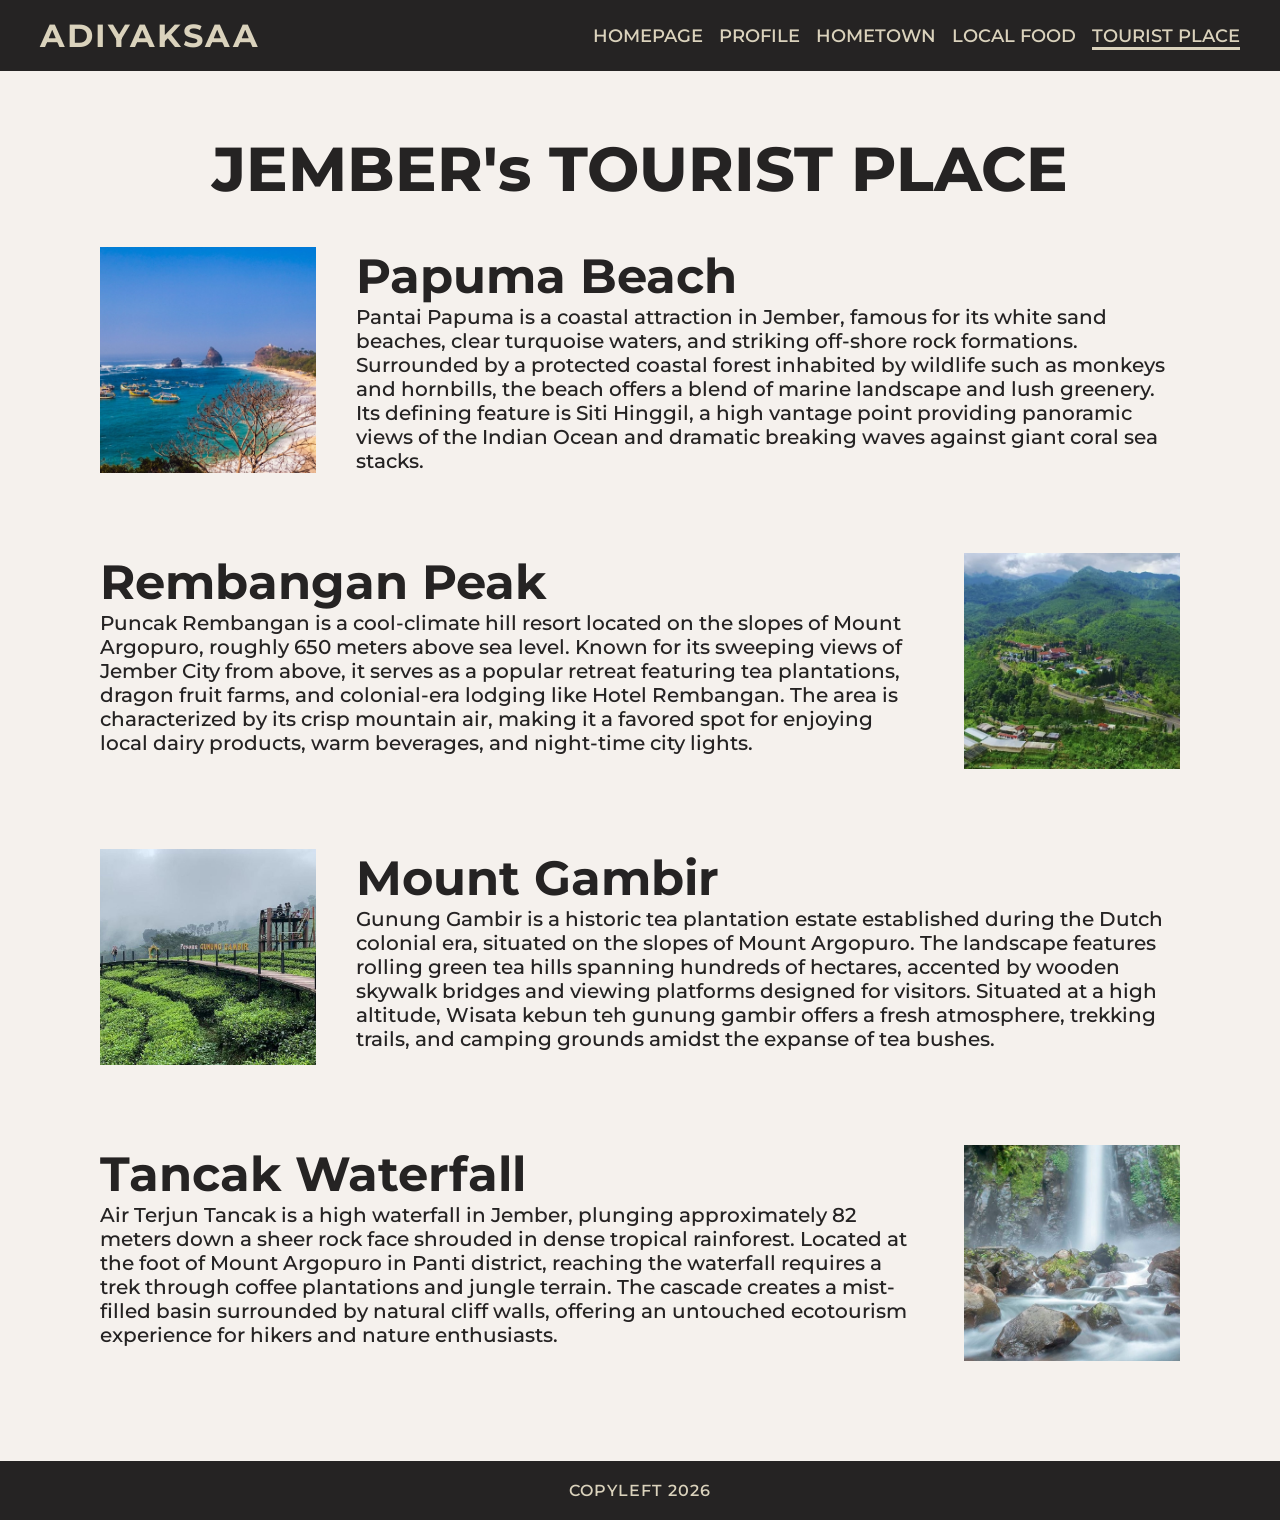
<file: quiz1/tourist/index.html>
<!DOCTYPE html>
<html lang="en">
<head>
    <meta charset="UTF-8">
    <meta name="viewport" content="width=device-width, initial-scale=1.0">
    <link rel="stylesheet" href="/quiz1/styles.css">
    <link rel="preconnect" href="https://fonts.googleapis.com">
    <link rel="preconnect" href="https://fonts.gstatic.com" crossorigin>
    <link href="https://fonts.googleapis.com/css2?family=Montserrat:ital,wght@0,100..900;1,100..900&display=swap" rel="stylesheet">
    <script src="/quiz1/script.js" defer></script>
    <title>Homepage</title>
</head>
<body>
    <nav>
        <h1 class="nav-title">Adiyaksaa</h1>
        <ul class="nav-menu">
            <li><a href="/quiz1/">Homepage</a></li>
            <li><a href="/quiz1/profile">Profile</a></li>
            <li><a href="/quiz1/hometown">Hometown</a></li>
            <li><a href="/quiz1/food">Local Food</a></li>
            <li><a href="/quiz1/tourist" class="active">Tourist Place</a></li>
        </ul>
    </nav>

    <section class="main-section cards">
        <h1>JEMBER's TOURIST PLACE</h1>
        <div class="card left">
            <img src="/assets/place_0.png">
            <div class="card-info">
                <h2>Papuma Beach</h2>
                <p>Pantai Papuma is a coastal attraction in Jember, famous for its white sand beaches, clear turquoise waters, and striking off-shore rock formations. Surrounded by a protected coastal forest inhabited by wildlife such as monkeys and hornbills, the beach offers a blend of marine landscape and lush greenery. Its defining feature is Siti Hinggil, a high vantage point providing panoramic views of the Indian Ocean and dramatic breaking waves against giant coral sea stacks.</p>
            </div>
        </div>    
        <div class="card right">
            <img src="/assets/place_1.png">
            <div class="card-info">
                <h2>Rembangan Peak</h2>
                <p>Puncak Rembangan is a cool-climate hill resort located on the slopes of Mount Argopuro, roughly 650 meters above sea level. Known for its sweeping views of Jember City from above, it serves as a popular retreat featuring tea plantations, dragon fruit farms, and colonial-era lodging like Hotel Rembangan. The area is characterized by its crisp mountain air, making it a favored spot for enjoying local dairy products, warm beverages, and night-time city lights.</p>
            </div>
        </div>    
        <div class="card left">
            <img src="/assets/place_2.png">
            <div class="card-info">
                <h2>Mount Gambir</h2>
                <p>Gunung Gambir is a historic tea plantation estate established during the Dutch colonial era, situated on the slopes of Mount Argopuro. The landscape features rolling green tea hills spanning hundreds of hectares, accented by wooden skywalk bridges and viewing platforms designed for visitors. Situated at a high altitude, Wisata kebun teh gunung gambir offers a fresh atmosphere, trekking trails, and camping grounds amidst the expanse of tea bushes.</p>
            </div>
        </div>    
        <div class="card right">
            <img src="/assets/place_3.png">
            <div class="card-info">
                <h2>Tancak Waterfall</h2>
                <p>Air Terjun Tancak is a high waterfall in Jember, plunging approximately 82 meters down a sheer rock face shrouded in dense tropical rainforest. Located at the foot of Mount Argopuro in Panti district, reaching the waterfall requires a trek through coffee plantations and jungle terrain. The cascade creates a mist-filled basin surrounded by natural cliff walls, offering an untouched ecotourism experience for hikers and nature enthusiasts.</p>
            </div>
        </div>    

    </section>

    <footer>
        <p>copyleft 2026</p>
    </footer>
</body>
</html>
</file>
<file: styles.css>
* {
    margin: 0;
    padding: 0;
    font-family: "Montserrat", sans-serif;
    font-optical-sizing: auto;
    font-weight: 550;
    font-style: normal;
    box-sizing: border-box;
}

body {
    display: flex;
    flex-direction: column;
    min-height: 100vh;
    width: 100%;
    background-color: #f5f1ed;
}

nav {
    color: #DAD2BC;
    display: flex;
    background-color: #252323;
    text-transform: uppercase;
    align-items: center;
    justify-content: space-between;
    padding: 16px 40px;
}

.nav-title {
    font-size: 32px;
    font-weight: 700;
    letter-spacing: 2px;
}

.nav-menu {
    display: flex;
    align-items: flex-end;
    list-style-type: none;
    font-size: 18px;
    gap: 16px;
}

.nav-menu > li > a {
    text-decoration: none;
    color: #DAD2BC;
}

.active {
    border-bottom: 3px solid #DAD2BC;
}

.main-section {
    flex: 1;
    display: flex;
    flex-direction: column;
    justify-content: center;
    padding: 60px 40px;
    color: #252323;
}

.homepage h1{
    font-weight: 700;
    font-size: 72px;
    margin-bottom: 0;
}

.homepage p{
    font-size: 24px;
    font-weight: 500;
    margin-top: 0;
}

.profile {
    max-width: 70%;
}

.profile h1{
    font-size: 72px;
    font-weight: 700;
}

.hi {
    font-weight: inherit;
}

.profile p{
    font-weight: 550;
    font-size: 22px;
}

.hometown {
    align-items: center;
}

.hometown h1{
    font-weight: 750;
    font-size: 72px;
}

.hometown p{
    font-weight: 500;
    font-size: 18px;
    text-align: justify ;
}

.hometown-paragraph {
    display: flex;
    width: 90%;
    gap: 5%;
    margin-bottom: 32px;
    margin-top: 24px;
}

.hometown-img {
    display: grid;
    grid-template-columns: repeat(2, minmax(0, 1fr));
    width: 75%;
    gap: 60px;
}

.img-column {
    display: flex;
    flex-direction: column;
    gap: 50px;
    min-width: 0;
}

.hometown img {
    display: block;
    width: 100%;
    aspect-ratio: 2 / 1;
    object-fit: cover;
}

.cards {
    display: flex;
    align-items: center;
}

.cards h1 {
    font-weight: 750;
    font-size: 62px;
    margin: 0;
}

.card-info h2 {
    font-weight: 700;
    font-size: 48px;
}

.card {
    display: flex;
    margin: 40px 60px;
    gap: 40px;
}

.left {
    flex-direction: row;
}

.right {
    flex-direction: row-reverse;
}

.card img {
    display: block;
    width: 20%;
    aspect-ratio: 1;
    object-fit: cover;
}

.card-info p {
    font-weight: 525;
    font-size: 20px;
}

footer {
    width: 100%;
    font-size: 16px;
    padding: 20px 0;
    text-align: center;
    text-transform: uppercase;
    background-color: #252323;
    color: #DAD2BC;
    letter-spacing: 1px;
}
</file>
<file: quiz1/styles.css>
* {
    margin: 0;
    padding: 0;
    font-family: "Montserrat", sans-serif;
    font-optical-sizing: auto;
    font-weight: 550;
    font-style: normal;
    box-sizing: border-box;
}

body {
    display: flex;
    flex-direction: column;
    min-height: 100vh;
    width: 100%;
    background-color: #f5f1ed;
}

nav {
    color: #DAD2BC;
    display: flex;
    background-color: #252323;
    text-transform: uppercase;
    align-items: center;
    justify-content: space-between;
    padding: 16px 40px;
}

.nav-title {
    font-size: 32px;
    font-weight: 700;
    letter-spacing: 2px;
}

.nav-menu {
    display: flex;
    align-items: flex-end;
    list-style-type: none;
    font-size: 18px;
    gap: 16px;
}

.nav-menu > li > a {
    text-decoration: none;
    color: #DAD2BC;
}

.active {
    border-bottom: 3px solid #DAD2BC;
}

.main-section {
    flex: 1;
    display: flex;
    flex-direction: column;
    justify-content: center;
    padding: 60px 40px;
    color: #252323;
}

.homepage h1{
    font-weight: 700;
    font-size: 72px;
    margin-bottom: 0;
}

.homepage p{
    font-size: 24px;
    font-weight: 500;
    margin-top: 0;
}

.profile {
    max-width: 70%;
}

.profile h1{
    font-size: 72px;
    font-weight: 700;
}

.hi {
    font-weight: inherit;
}

.profile p{
    font-weight: 550;
    font-size: 22px;
}

.hometown {
    align-items: center;
}

.hometown h1{
    font-weight: 750;
    font-size: 72px;
}

.hometown p{
    font-weight: 500;
    font-size: 18px;
    text-align: justify ;
}

.hometown-paragraph {
    display: flex;
    width: 90%;
    gap: 5%;
    margin-bottom: 32px;
    margin-top: 24px;
}

.hometown-img {
    display: grid;
    grid-template-columns: repeat(2, minmax(0, 1fr));
    width: 75%;
    gap: 60px;
}

.img-column {
    display: flex;
    flex-direction: column;
    gap: 50px;
    min-width: 0;
}

.hometown img {
    display: block;
    width: 100%;
    aspect-ratio: 2 / 1;
    object-fit: cover;
}

.cards {
    display: flex;
    align-items: center;
}

.cards h1 {
    font-weight: 750;
    font-size: 62px;
    margin: 0;
}

.card-info h2 {
    font-weight: 700;
    font-size: 48px;
}

.card {
    display: flex;
    margin: 40px 60px;
    gap: 40px;
}

.left {
    flex-direction: row;
}

.right {
    flex-direction: row-reverse;
}

.card img {
    display: block;
    width: 20%;
    aspect-ratio: 1;
    object-fit: cover;
}

.card-info p {
    font-weight: 525;
    font-size: 20px;
}

footer {
    width: 100%;
    font-size: 16px;
    padding: 20px 0;
    text-align: center;
    text-transform: uppercase;
    background-color: #252323;
    color: #DAD2BC;
    letter-spacing: 1px;
}
</file>
